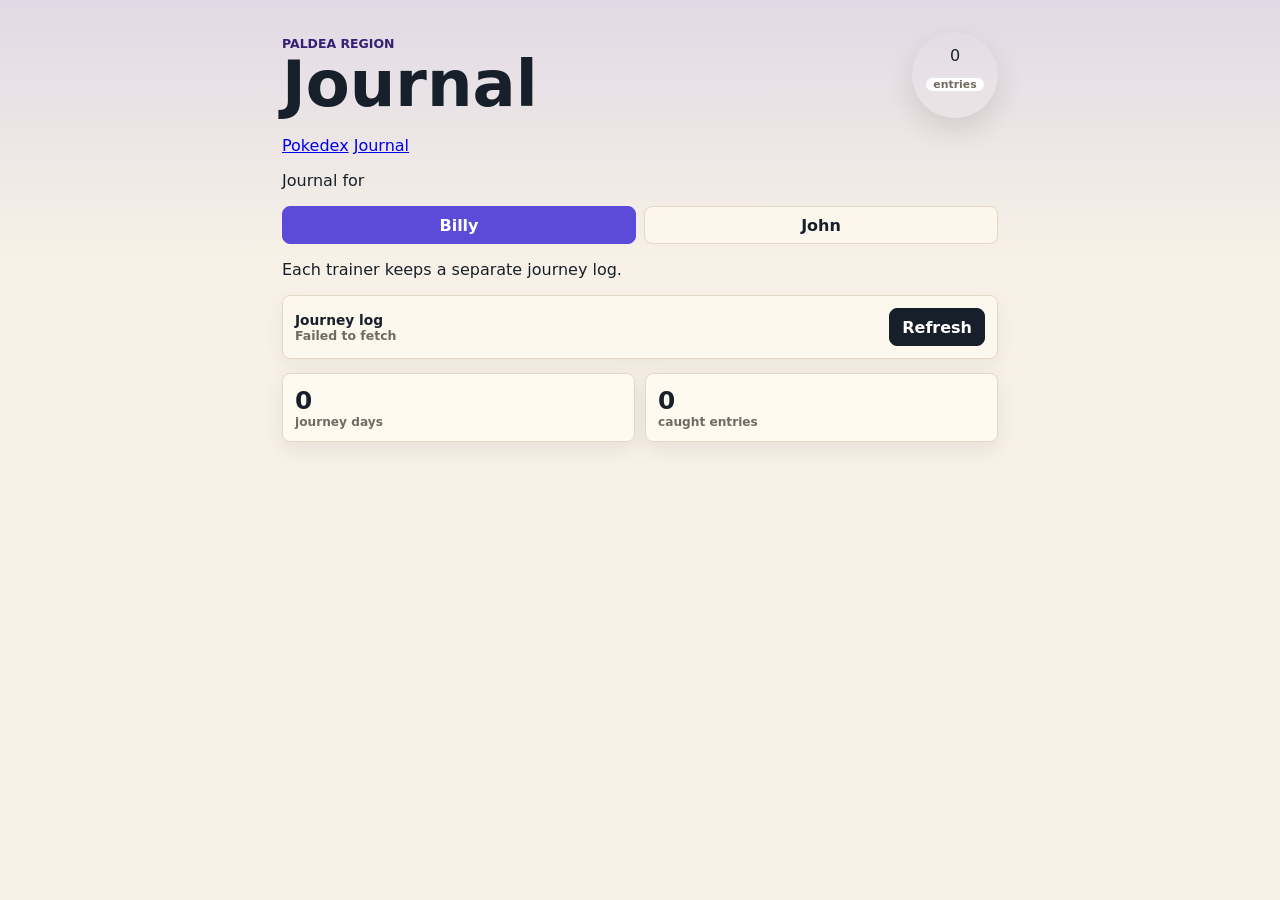
<file: journal.html>
<!doctype html>
<html lang="en">
  <head>
    <meta charset="utf-8">
    <meta name="viewport" content="width=device-width, initial-scale=1">
    <meta name="theme-color" content="#d93636">
    <meta name="description" content="A catching journal for your Scarlet and Violet Pokemon journey.">
    <title>Catching Journal</title>
    <link rel="manifest" href="manifest.webmanifest">
    <link rel="stylesheet" href="styles.css">
  </head>
  <body>
    <div class="app-shell">
      <header class="app-header">
        <div>
          <p class="eyebrow">Paldea Region</p>
          <h1>Journal</h1>
        </div>
        <div class="progress-card" aria-live="polite">
          <span id="journalCount">0</span>
          <small>entries</small>
        </div>
      </header>

      <nav class="app-nav" aria-label="Primary">
        <a class="nav-link" href="index.html">Pokedex</a>
        <a class="nav-link active" href="journal.html">Journal</a>
      </nav>

      <section class="trainer-panel" aria-label="Trainer profile">
        <p class="trainer-label">Journal for</p>
        <div class="trainer-row" role="group" aria-label="Choose trainer">
          <button class="trainer-button active" type="button" data-trainer="billy" aria-pressed="true">Billy</button>
          <button class="trainer-button" type="button" data-trainer="friend" aria-pressed="false">John</button>
        </div>
        <p class="trainer-note">Each trainer keeps a separate journey log.</p>
      </section>

      <section class="cloud-panel" aria-label="Journal sync">
        <div>
          <p class="cloud-label">Journey log</p>
          <p id="journalStatus" class="cloud-status" aria-live="polite">Loading journal</p>
        </div>
        <button id="refreshJournal" class="cloud-button" type="button">Refresh</button>
      </section>

      <main>
        <section class="journal-stats" aria-label="Journey stats">
          <div class="stat-card">
            <span id="journeyDays" class="stat-value">0</span>
            <span class="stat-label">journey days</span>
          </div>
          <div class="stat-card">
            <span id="caughtEntries" class="stat-value">0</span>
            <span class="stat-label">caught entries</span>
          </div>
        </section>

        <ul id="timelineList" class="timeline-list" aria-label="Catching timeline"></ul>
        <p id="emptyJournal" class="empty-state" hidden>No catches recorded yet.</p>
      </main>
    </div>

    <script src="pokemon-data.js"></script>
    <script src="journal.js"></script>
  </body>
</html>
</file>
<file: styles.css>
:root {
  color-scheme: light;
  --bg: #f7f1e7;
  --panel: #fffaf0;
  --ink: #17202a;
  --muted: #6f6b62;
  --line: #e5d8c4;
  --red: #d93636;
  --red-dark: #9f242d;
  --blue: #2f7fd1;
  --green: #2e9564;
  --accent: #5b4bd8;
  --accent-dark: #332174;
  --accent-soft: rgba(91, 75, 216, 0.14);
  --caught-bg: #f2f0ff;
  --caught-border: rgba(91, 75, 216, 0.5);
  --shadow: 0 12px 28px rgba(42, 31, 16, 0.12);
}

body[data-trainer="billy"] {
  --accent: #5b4bd8;
  --accent-dark: #332174;
  --accent-soft: rgba(91, 75, 216, 0.15);
  --active-version-gradient: linear-gradient(135deg, #3d2aa8 0%, #7c5cff 48%, #d7ccff 100%);
  --caught-bg: #f2f0ff;
  --caught-border: rgba(91, 75, 216, 0.54);
}

body[data-trainer="friend"] {
  --accent: #d93636;
  --accent-dark: #8f1f2e;
  --accent-soft: rgba(217, 54, 54, 0.15);
  --active-version-gradient: linear-gradient(135deg, #9f1e2d 0%, #ff4a4a 48%, #ffc0a1 100%);
  --caught-bg: #fff1f1;
  --caught-border: rgba(217, 54, 54, 0.54);
}

* {
  box-sizing: border-box;
}

body {
  margin: 0;
  min-height: 100vh;
  background:
    linear-gradient(180deg, var(--accent-soft) 0, rgba(247, 241, 231, 0) 260px),
    var(--bg);
  color: var(--ink);
  font-family: Inter, ui-sans-serif, system-ui, -apple-system, BlinkMacSystemFont, "Segoe UI", sans-serif;
  transition: background-color 260ms ease;
}

button,
input {
  font: inherit;
}

button {
  cursor: pointer;
}

.app-shell {
  width: min(100%, 760px);
  margin: 0 auto;
  padding: 20px 14px 36px;
}

.app-header {
  display: flex;
  align-items: center;
  justify-content: space-between;
  gap: 14px;
  padding: 12px 0 18px;
}

.eyebrow {
  margin: 0 0 4px;
  color: var(--accent-dark);
  font-size: 0.78rem;
  font-weight: 800;
  text-transform: uppercase;
  transition: color 260ms ease;
}

h1 {
  margin: 0;
  font-size: clamp(2rem, 11vw, 4rem);
  line-height: 0.92;
  letter-spacing: 0;
}

.version-word {
  color: var(--ink);
  transition:
    color 260ms ease,
    text-shadow 260ms ease;
}

body[data-trainer="billy"] .violet-word,
body[data-trainer="friend"] .scarlet-word {
  background: var(--active-version-gradient);
  background-clip: text;
  -webkit-background-clip: text;
  color: transparent;
  text-shadow: 0 8px 20px var(--accent-soft);
}

.title-amp {
  color: var(--muted);
}

.progress-card {
  position: relative;
  display: grid;
  place-items: center;
  flex: 0 0 auto;
  width: 86px;
  height: 86px;
  border-radius: 50%;
  box-shadow: var(--shadow);
}

.progress-pokeball {
  position: absolute;
  inset: 0;
  display: block;
}

.progress-card .progress-pokeball-icon {
  width: 86px;
  height: 86px;
  border-width: 3px;
  filter: none;
  opacity: 1;
  transform: rotate(0deg);
  transition:
    box-shadow 220ms ease,
    transform 420ms cubic-bezier(0.2, 0.8, 0.2, 1);
}

.progress-pokeball-icon .pokeball-button-dot {
  width: 26px;
  height: 26px;
  border-width: 3px;
}

body[data-view="accolades"] .progress-card .progress-pokeball-icon {
  box-shadow:
    inset 0 0 0 3px rgba(255, 255, 255, 0.38),
    0 8px 20px rgba(159, 106, 19, 0.2);
  transform: rotate(-18deg);
}

body[data-view="accolades"] .progress-pokeball-icon .pokeball-button-dot {
  background: #fff9e6;
}

body[data-view="accolades"] .progress-pokeball-icon::before {
  background: #ffd15f;
}

.progress-card .progress-number,
.progress-card small {
  position: relative;
  z-index: 1;
  display: block;
  width: 58px;
  border-radius: 999px;
  background: #ffffff;
  text-align: center;
}

.progress-card .progress-number {
  align-self: end;
  padding-top: 2px;
  font-size: 1.45rem;
  font-weight: 900;
}

.progress-card small {
  align-self: start;
  color: var(--muted);
  font-size: 0.68rem;
  font-weight: 800;
}

.controls {
  position: sticky;
  top: 0;
  z-index: 3;
  margin: 0 -14px;
  padding: 10px 14px 12px;
  background: rgba(247, 241, 231, 0.92);
  backdrop-filter: blur(14px);
  border-bottom: 1px solid rgba(229, 216, 196, 0.72);
}

.search-box {
  position: relative;
  display: block;
}

.search-box input {
  width: 100%;
  height: 48px;
  border: 2px solid transparent;
  border-radius: 8px;
  padding: 0 46px 0 15px;
  background: var(--panel);
  color: var(--ink);
  box-shadow: 0 5px 18px rgba(42, 31, 16, 0.09);
  outline: none;
  transition: border-color 240ms ease;
}

.search-box input:focus {
  border-color: var(--accent);
}

.clear-search {
  position: absolute;
  top: 50%;
  right: 8px;
  display: grid;
  place-items: center;
  width: 28px;
  height: 28px;
  border: 0;
  border-radius: 50%;
  background: rgba(23, 32, 42, 0.08);
  color: var(--muted);
  font-size: 1rem;
  font-weight: 600;
  line-height: 1;
  transform: translateY(-50%);
}

.clear-search[hidden] {
  display: none;
}

.clear-search span {
  display: block;
  line-height: 0.9;
  transform: translateY(-1px);
}

.clear-search:hover {
  background: rgba(23, 32, 42, 0.13);
  color: var(--ink);
}

.filter-row {
  display: grid;
  grid-template-columns: repeat(3, 1fr);
  gap: 8px;
  margin-top: 10px;
}

.filter-button,
.accolade-filter-button,
.trainer-button,
.view-tab,
.text-button {
  min-height: 38px;
  border: 1px solid var(--line);
  border-radius: 8px;
  background: rgba(255, 250, 240, 0.76);
  color: var(--ink);
  font-weight: 800;
  transition:
    background-color 240ms ease,
    border-color 240ms ease,
    color 240ms ease;
}

.filter-button.active,
.accolade-filter-button.active,
.view-tab.active {
  border-color: var(--ink);
  background: var(--ink);
  color: #ffffff;
}

.trainer-panel {
  margin: 0 0 10px;
}

.trainer-row {
  display: grid;
  grid-template-columns: repeat(2, minmax(0, 1fr));
  gap: 8px;
}

.trainer-button.active {
  border-color: var(--accent);
  background: var(--accent);
  color: #ffffff;
}

.view-tabs {
  position: relative;
  display: flex;
  align-items: end;
  gap: 4px;
  margin: 0 0 10px;
}

.view-tabs::before,
.view-tabs::after {
  content: "";
  position: absolute;
  bottom: 0;
  height: 1px;
  background: var(--accent);
  transition: background-color 240ms ease;
}

.view-tabs::before {
  left: 0;
  width: var(--active-tab-left, 0);
}

.view-tabs::after {
  right: 0;
  left: calc(var(--active-tab-left, 0px) + var(--active-tab-width, 0px));
}

.view-tab {
  display: inline-flex;
  align-items: center;
  justify-content: center;
  gap: 7px;
  position: relative;
  z-index: 1;
  min-height: 40px;
  border: 1px solid transparent;
  border-bottom: 0;
  border-radius: 8px 8px 0 0;
  padding: 0 14px;
  background: transparent;
  color: var(--muted);
  font-weight: 900;
}

.tab-icon {
  flex: 0 0 auto;
  width: 18px;
  height: 18px;
  fill: none;
  stroke: currentColor;
  stroke-linecap: round;
  stroke-linejoin: round;
  stroke-width: 2.25;
}

.view-tab.active {
  border-color: var(--accent);
  border-bottom: 0;
  background: transparent;
  color: var(--accent-dark);
}

.status-line {
  display: flex;
  align-items: center;
  justify-content: space-between;
  gap: 12px;
  min-height: 54px;
  color: var(--muted);
  font-size: 0.88rem;
  font-weight: 800;
}

.journey-panel {
  margin: 0;
}

.accolades-controls {
  position: static;
  margin: 0 -14px 12px;
}

.journey-heading {
  display: flex;
  align-items: center;
  justify-content: space-between;
  gap: 12px;
}

.journey-kicker {
  margin: 0 0 2px;
  color: var(--accent-dark);
  font-size: 0.72rem;
  font-weight: 900;
  text-transform: uppercase;
  transition: color 240ms ease;
}

.journey-heading h2 {
  margin: 0;
  font-size: 1.05rem;
  letter-spacing: 0;
}

.journey-total,
.milestone-count {
  flex: 0 0 auto;
  margin: 0;
  border-radius: 999px;
  background: var(--accent-soft);
  color: var(--accent-dark);
  font-size: 0.78rem;
  font-weight: 900;
  transition:
    background-color 240ms ease,
    color 240ms ease;
}

.journey-total {
  padding: 6px 10px;
}

.journey-stats {
  display: grid;
  grid-template-columns: repeat(3, minmax(0, 1fr));
  gap: 8px;
  margin: 12px 0;
}

.journey-stat-card {
  min-width: 0;
  border: 1px solid var(--line);
  border-radius: 8px;
  padding: 10px 8px;
  background: var(--panel);
  box-shadow: 0 7px 20px rgba(42, 31, 16, 0.06);
}

.journey-stat-value,
.journey-stat-label {
  display: block;
  text-align: center;
}

.journey-stat-value {
  color: var(--accent-dark);
  font-size: 0.95rem;
  font-weight: 900;
  transition: color 240ms ease;
}

.journey-stat-label {
  margin-top: 3px;
  color: var(--muted);
  font-size: 0.68rem;
  font-weight: 900;
}

.milestone-groups {
  display: grid;
  gap: 10px;
  margin: 0;
}

.milestone-card {
  display: grid;
  grid-template-columns: 54px minmax(0, 1fr) 42px;
  align-items: center;
  gap: 12px;
  width: 100%;
  min-height: 72px;
  border: 1px solid var(--line);
  border-radius: 8px;
  padding: 10px;
  background: var(--panel);
  color: inherit;
  text-align: left;
  box-shadow: 0 7px 20px rgba(42, 31, 16, 0.08);
  transition:
    background-color 240ms ease,
    border-color 240ms ease;
}

.milestone-visual {
  position: relative;
  display: grid;
  place-items: center;
  width: 54px;
  height: 54px;
  border: 1px solid rgba(23, 32, 42, 0.08);
  border-radius: 8px;
  background: #eef4f8;
}

.milestone-visual img {
  width: 48px;
  height: 48px;
  image-rendering: pixelated;
  object-fit: contain;
}

.sprite-milestone-visual {
  background: #eef4f8;
}

.badge-milestone-visual {
  background: rgba(255, 250, 240, 0.72);
}

.milestone-visual::before,
.milestone-visual::after {
  content: "";
  display: block;
}

.gym_badges-visual::before {
  width: 28px;
  height: 34px;
  border: 3px solid #c99513;
  border-radius: 50% 50% 46% 46%;
  background:
    radial-gradient(circle at 50% 38%, #ffffff 0 18%, transparent 19%),
    linear-gradient(135deg, #ffd770, #b97918);
  box-shadow: 0 3px 0 rgba(23, 32, 42, 0.1);
}

.titans-visual::before {
  width: 34px;
  height: 30px;
  border-radius: 42% 58% 48% 52%;
  background:
    linear-gradient(135deg, rgba(255, 255, 255, 0.32), transparent 42%),
    #8a7640;
  box-shadow:
    inset -5px -6px 0 rgba(23, 32, 42, 0.16),
    0 3px 0 rgba(23, 32, 42, 0.1);
  transform: rotate(-10deg);
}

.team_star-visual::before {
  width: 34px;
  height: 34px;
  background: linear-gradient(135deg, #ffeb7a, #d93636);
  clip-path: polygon(50% 0, 62% 34%, 98% 34%, 68% 55%, 80% 92%, 50% 70%, 20% 92%, 32% 55%, 2% 34%, 38% 34%);
  filter: drop-shadow(0 3px 0 rgba(23, 32, 42, 0.12));
}

.milestone-card[aria-pressed="true"] {
  border-color: var(--caught-border);
  background: var(--caught-bg);
}

.milestone-copy {
  display: grid;
  min-width: 0;
  gap: 4px;
}

.milestone-title {
  color: var(--ink);
  font-size: 1rem;
  font-weight: 900;
}

.milestone-subtitle {
  color: var(--muted);
  font-size: 0.76rem;
  font-weight: 800;
}

.milestone-complete-dot {
  position: relative;
  display: grid;
  place-items: center;
  width: 42px;
  height: 42px;
  border: 1px solid rgba(23, 32, 42, 0.1);
  border-radius: 50%;
  background: #ffffff;
  transition: border-color 240ms ease;
}

.milestone-complete-dot::before {
  content: "";
  width: 18px;
  height: 18px;
  border: 2px solid var(--muted);
  border-radius: 50%;
  opacity: 0.46;
  transition:
    background-color 240ms ease,
    border-color 240ms ease,
    box-shadow 240ms ease,
    opacity 240ms ease;
}

.milestone-card[aria-pressed="true"] .milestone-complete-dot {
  border-color: var(--accent);
}

.milestone-card[aria-pressed="true"] .milestone-complete-dot::before {
  width: 22px;
  height: 22px;
  border-color: var(--accent);
  background: var(--accent);
  box-shadow: inset 0 0 0 5px #ffffff;
  opacity: 1;
}

.accolade-empty-state {
  margin: 26px 0;
}

.text-button {
  min-height: 34px;
  padding: 0 10px;
  color: var(--red-dark);
}

.text-button:disabled {
  cursor: not-allowed;
  opacity: 0.48;
}

.overflow-menu {
  position: relative;
  flex: 0 0 auto;
}

.overflow-trigger {
  display: grid;
  place-items: center;
  width: 34px;
  height: 34px;
  border: 1px solid var(--line);
  border-radius: 50%;
  background: rgba(255, 250, 240, 0.76);
  color: var(--muted);
  cursor: pointer;
  font-size: 0.9rem;
  font-weight: 900;
  list-style: none;
}

.overflow-trigger::-webkit-details-marker {
  display: none;
}

.overflow-menu[open] .overflow-trigger {
  border-color: var(--accent);
  color: var(--accent-dark);
}

.overflow-panel {
  position: absolute;
  top: calc(100% + 6px);
  right: 0;
  z-index: 5;
  min-width: 154px;
  border: 1px solid var(--line);
  border-radius: 8px;
  padding: 6px;
  background: var(--panel);
  box-shadow: var(--shadow);
}

.menu-action {
  width: 100%;
  min-height: 36px;
  border: 0;
  border-radius: 6px;
  padding: 0 10px;
  background: transparent;
  color: var(--ink);
  text-align: left;
  font-size: 0.82rem;
  font-weight: 900;
}

.menu-action:disabled {
  cursor: not-allowed;
  opacity: 0.42;
}

.danger-action {
  color: var(--red-dark);
}

.menu-action:not(:disabled):hover {
  background: rgba(217, 54, 54, 0.09);
}

.reset-dialog {
  width: min(calc(100% - 28px), 380px);
  border: 0;
  border-radius: 8px;
  padding: 0;
  background: transparent;
}

.reset-dialog::backdrop {
  background: rgba(23, 32, 42, 0.42);
  backdrop-filter: blur(3px);
}

.reset-dialog-card {
  border: 1px solid var(--line);
  border-radius: 8px;
  padding: 18px;
  background: var(--panel);
  color: var(--ink);
  box-shadow: var(--shadow);
}

.reset-dialog-card h2 {
  margin: 0;
  font-size: 1.2rem;
  line-height: 1.1;
}

.reset-dialog-card p {
  margin: 10px 0 0;
  color: var(--muted);
  font-size: 0.9rem;
  font-weight: 800;
  line-height: 1.35;
}

.dialog-actions {
  display: grid;
  grid-template-columns: repeat(2, minmax(0, 1fr));
  gap: 8px;
  margin-top: 16px;
}

.dialog-button {
  min-height: 40px;
  border: 1px solid var(--line);
  border-radius: 8px;
  font-weight: 900;
}

.secondary-dialog-button {
  background: rgba(255, 250, 240, 0.8);
  color: var(--ink);
}

.danger-dialog-button {
  border-color: var(--red-dark);
  background: var(--red-dark);
  color: #ffffff;
}

.cloud-panel {
  display: grid;
  grid-template-columns: minmax(0, 1fr) auto;
  align-items: center;
  gap: 12px;
  margin: 14px 0 6px;
  border: 1px solid var(--line);
  border-radius: 8px;
  padding: 12px;
  background: rgba(255, 250, 240, 0.8);
  box-shadow: 0 7px 20px rgba(42, 31, 16, 0.06);
}

.cloud-label,
.cloud-status {
  margin: 0;
}

.cloud-label {
  color: var(--ink);
  font-size: 0.86rem;
  font-weight: 900;
}

.cloud-status {
  color: var(--muted);
  font-size: 0.78rem;
  font-weight: 800;
}

.cloud-button {
  min-height: 38px;
  border: 1px solid var(--ink);
  border-radius: 8px;
  padding: 0 12px;
  background: var(--ink);
  color: #ffffff;
  font-weight: 900;
}

.cloud-button:disabled {
  cursor: wait;
  opacity: 0.48;
}

.pokemon-list {
  display: grid;
  grid-template-columns: 1fr;
  gap: 10px;
  margin: 0;
  padding: 0;
  list-style: none;
}

.pokemon-card {
  min-width: 0;
}

.pokemon-card-inner {
  display: grid;
  grid-template-columns: 64px minmax(0, 1fr) 42px;
  align-items: center;
  column-gap: 10px;
  row-gap: 10px;
  width: 100%;
  min-height: 92px;
  border: 1px solid var(--line);
  border-radius: 8px;
  padding: 10px;
  background: var(--panel);
  color: inherit;
  text-align: left;
  box-shadow: 0 7px 20px rgba(42, 31, 16, 0.08);
  transition:
    background-color 240ms ease,
    border-color 240ms ease;
}

.pokemon-card-inner:has(.catch-toggle[aria-pressed="true"]) {
  border-color: var(--caught-border);
  background: var(--caught-bg);
}

.sprite-frame {
  position: relative;
  display: grid;
  place-items: center;
  width: 64px;
  height: 64px;
  border-radius: 8px;
  background: #eef4f8;
  border: 1px solid rgba(23, 32, 42, 0.08);
}

.sprite-frame img {
  width: 60px;
  height: 60px;
  image-rendering: pixelated;
  object-fit: contain;
}

.pokemon-info {
  display: grid;
  min-width: 0;
  gap: 3px;
}

.pokemon-meta {
  display: flex;
  align-items: center;
  justify-content: space-between;
  gap: 10px;
  min-width: 0;
}

.pokemon-number {
  color: var(--accent);
  font-size: 0.78rem;
  font-weight: 900;
  transition: color 240ms ease;
}

.pokemon-name {
  font-size: 1.1rem;
  font-weight: 900;
  line-height: 1.14;
  overflow-wrap: anywhere;
}

.type-row {
  display: flex;
  flex-wrap: wrap;
  gap: 5px;
}

.type-chip {
  min-width: 0;
  border-radius: 999px;
  padding: 3px 8px;
  color: #ffffff;
  font-size: 0.68rem;
  font-weight: 900;
  text-transform: uppercase;
}

.catch-toggle {
  display: grid;
  place-items: center;
  width: 42px;
  height: 42px;
  border: 1px solid rgba(23, 32, 42, 0.1);
  border-radius: 50%;
  padding: 0;
  background: #ffffff;
  box-shadow: inset 0 0 0 3px rgba(255, 255, 255, 0.72);
}

.pokeball-icon {
  position: relative;
  display: block;
  width: 28px;
  height: 28px;
  overflow: hidden;
  border: 2px solid var(--ink);
  border-radius: 50%;
  background: #ffffff;
  filter: grayscale(1);
  opacity: 0.54;
  transition:
    filter 240ms ease,
    opacity 240ms ease,
    transform 240ms ease;
}

.pokeball-icon::before,
.pokeball-icon::after {
  content: "";
  position: absolute;
  left: 0;
  width: 100%;
  transition: background-color 260ms ease;
}

.pokeball-icon::before {
  top: 0;
  height: 45%;
  background: var(--accent);
}

.pokeball-icon::after {
  top: 45%;
  z-index: 1;
  height: 10%;
  background: var(--ink);
}

.pokeball-button-dot {
  position: absolute;
  top: 50%;
  left: 50%;
  z-index: 2;
  width: 9px;
  height: 9px;
  border: 2px solid var(--ink);
  border-radius: 50%;
  background: #ffffff;
  transform: translate(-50%, -50%);
  transition: background-color 240ms ease;
}

.catch-toggle[aria-pressed="true"] .pokeball-icon {
  filter: none;
  opacity: 1;
}

.ownership-dots {
  position: absolute;
  right: -4px;
  bottom: -4px;
  display: block;
  width: 32px;
  height: 18px;
  border: 1px solid rgba(23, 32, 42, 0.08);
  border-radius: 999px;
  background: rgba(255, 250, 240, 0.92);
  box-shadow: 0 3px 8px rgba(42, 31, 16, 0.12);
}

.ownership-dot {
  position: absolute;
  top: 3px;
  width: 12px;
  height: 12px;
  border: 2px solid rgba(23, 32, 42, 0.12);
  border-radius: 50%;
  background: rgba(23, 32, 42, 0.06);
}

.billy-dot {
  left: 4px;
}

.john-dot {
  right: 4px;
}

.billy-dot.caught {
  border-color: rgba(91, 75, 216, 0.18);
  background: #afa7ff;
}

.john-dot.caught {
  border-color: rgba(217, 54, 54, 0.18);
  background: #ff8d8d;
}

.empty-state {
  margin: 48px 0;
  color: var(--muted);
  text-align: center;
  font-weight: 800;
}

.journal-stats {
  display: grid;
  grid-template-columns: repeat(2, minmax(0, 1fr));
  gap: 10px;
  margin: 14px 0;
}

.stat-card,
.timeline-item {
  border: 1px solid var(--line);
  border-radius: 8px;
  background: var(--panel);
  box-shadow: 0 7px 20px rgba(42, 31, 16, 0.08);
}

.stat-card {
  padding: 12px;
}

.stat-value {
  display: block;
  color: var(--ink);
  font-size: 1.55rem;
  font-weight: 900;
}

.stat-label {
  display: block;
  color: var(--muted);
  font-size: 0.76rem;
  font-weight: 900;
}

.timeline-list {
  display: grid;
  gap: 10px;
  margin: 0;
  padding: 0;
  list-style: none;
}

.timeline-item {
  display: grid;
  grid-template-columns: 64px minmax(0, 1fr);
  gap: 12px;
  align-items: center;
  padding: 10px;
}

.timeline-copy {
  display: grid;
  min-width: 0;
  gap: 3px;
}

.timeline-title {
  margin: 0;
  color: var(--ink);
  font-weight: 900;
}

.timeline-time {
  margin: 0;
  color: var(--muted);
  font-size: 0.8rem;
  font-weight: 800;
}

.sr-only {
  position: absolute;
  width: 1px;
  height: 1px;
  padding: 0;
  overflow: hidden;
  clip: rect(0, 0, 0, 0);
  white-space: nowrap;
  border: 0;
}

[data-type="grass"] { background: #4b9f48; }
[data-type="poison"] { background: #8f4aa8; }
[data-type="fire"] { background: #d9552c; }
[data-type="flying"] { background: #668ccf; }
[data-type="water"] { background: #2878c8; }
[data-type="bug"] { background: #8a9b1f; }
[data-type="normal"] { background: #7f776d; }
[data-type="dark"] { background: #4d454f; }
[data-type="electric"] { background: #c99513; }
[data-type="ground"] { background: #a56d35; }
[data-type="fairy"] { background: #c45a8d; }
[data-type="fighting"] { background: #a83c2d; }
[data-type="psychic"] { background: #c44774; }
[data-type="rock"] { background: #8a7640; }
[data-type="steel"] { background: #657987; }
[data-type="ice"] { background: #27939c; }
[data-type="ghost"] { background: #5a5487; }
[data-type="dragon"] { background: #4d62bf; }

@media (min-width: 680px) {
  .app-shell {
    padding-inline: 22px;
  }

  .controls {
    margin-inline: -22px;
    padding-inline: 22px;
  }

  .pokemon-list {
    grid-template-columns: repeat(2, minmax(0, 1fr));
  }

  .pokemon-card-inner {
    grid-template-columns: 76px minmax(0, 1fr) 42px;
  }

  .sprite-frame {
    width: 76px;
    height: 76px;
  }

  .sprite-frame img {
    width: 72px;
    height: 72px;
  }
}
</file>
